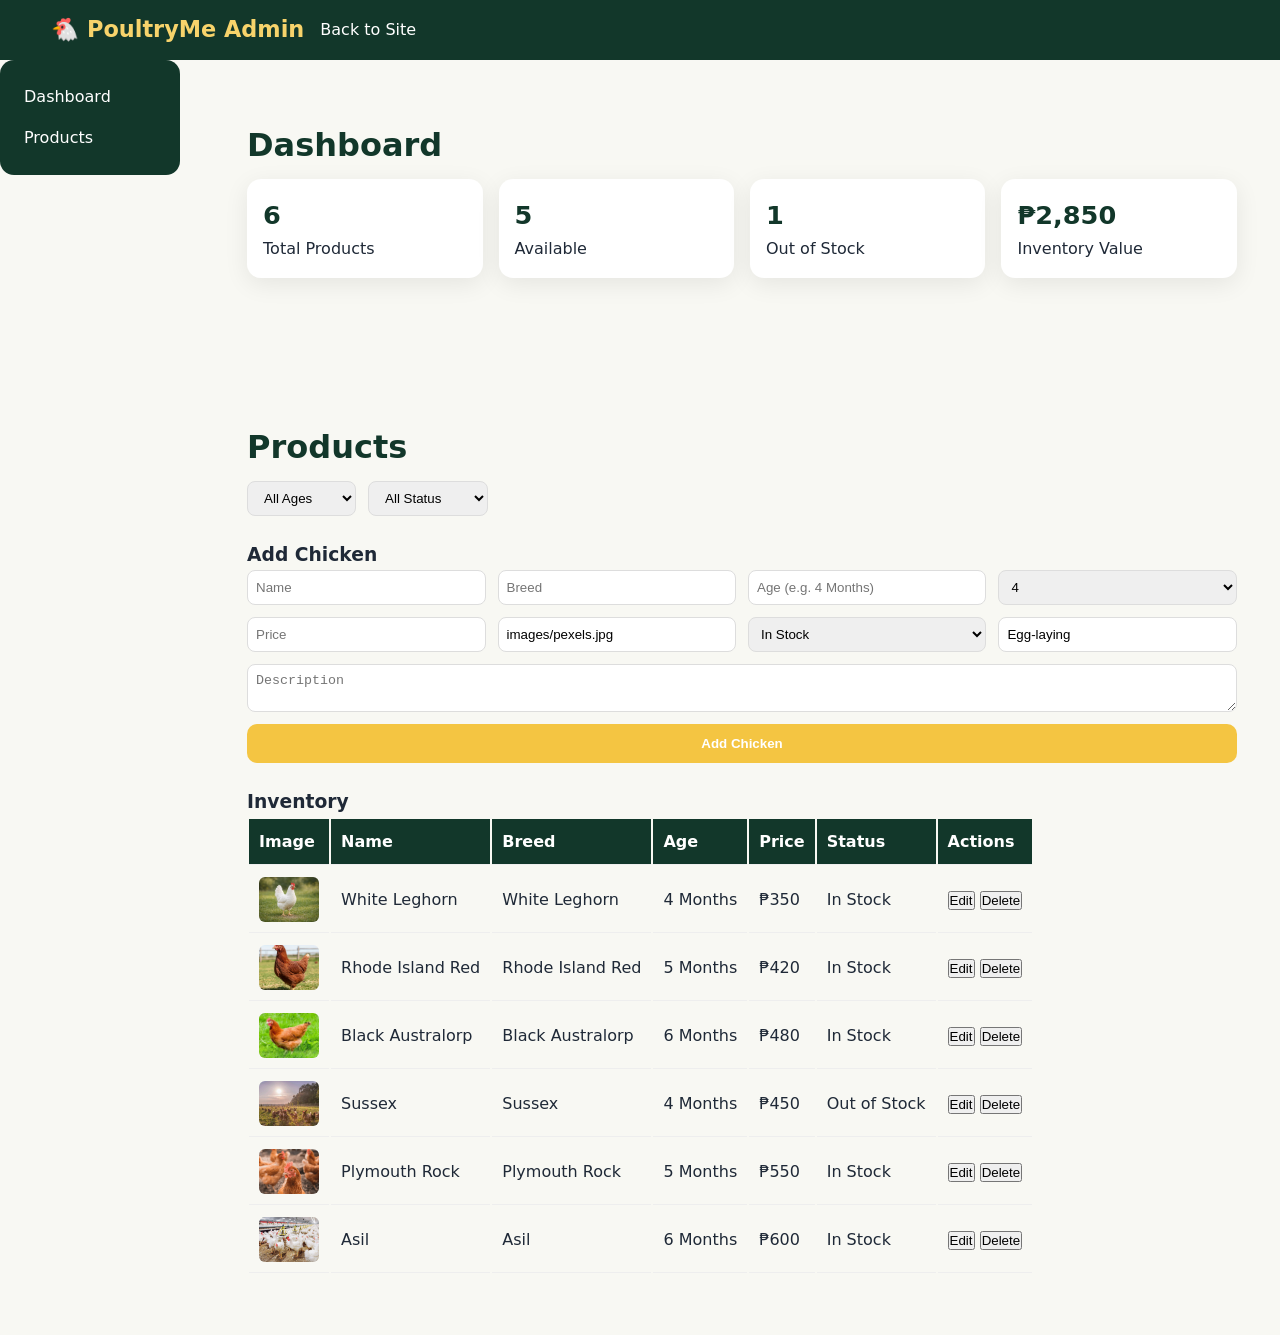
<file: admin.html>
<!DOCTYPE html>
<html lang="en">
<head>
<meta charset="UTF-8">
<meta name="viewport" content="width=device-width,initial-scale=1">
<title>PoultryMe Admin</title>
<link rel="stylesheet" href="style.css">
</head>
<body>
<nav class="navbar"><div class="container nav-inner">
  <div class="logo">🐔 PoultryMe Admin</div>
  <ul class="nav-links"><li><a href="index.html">Back to Site</a></li></ul>
</nav></div>
<div class="admin-layout">
  <aside class="admin-sidebar">
    <a href="#dashboard">Dashboard</a>
    <a href="#products">Products</a>
  </aside>
  <main class="admin-main">
    <section id="dashboard" class="section"><div class="container">
      <h2 class="section-title">Dashboard</h2>
      <div class="admin-cards">
        <div class="admin-card"><h3 id="total-products">0</h3><p>Total Products</p></div>
        <div class="admin-card"><h3 id="available">0</h3><p>Available</p></div>
        <div class="admin-card"><h3 id="outstock">0</h3><p>Out of Stock</p></div>
        <div class="admin-card"><h3 id="inv-value">₱0</h3><p>Inventory Value</p></div>
      </div>
    </section>
    <section id="products" class="section"><div class="container">
      <h2 class="section-title">Products</h2>
      <div class="toolbar">
        <select id="filter-age"><option value="all">All Ages</option><option value="4">4 Months</option><option value="5">5 Months</option><option value="6+">6+ Months</option></select>
        <select id="filter-avail"><option value="all">All Status</option><option value="In Stock">In Stock</option><option value="Out of Stock">Out of Stock</option></select>
      </div>
      <h3>Add Chicken</h3>
      <form id="add-form" class="form-grid">
        <input name="name" placeholder="Name" aria-label="Name" required>
        <input name="breed" placeholder="Breed" aria-label="Breed" required>
        <input name="age" placeholder="Age (e.g. 4 Months)" aria-label="Age" required>
        <select name="ageGroup" aria-label="Age group" required><option value="4">4</option><option value="5">5</option><option value="6+">6+</option></select>
        <input name="price" type="number" placeholder="Price" aria-label="Price" required>
        <input name="image" placeholder="Image path" aria-label="Image path" value="images/pexels.jpg">
        <select name="availability" aria-label="Availability" required><option>In Stock</option><option>Out of Stock</option></select>
        <input name="purpose" placeholder="Purpose" aria-label="Purpose" value="Egg-laying">
        <textarea name="description" placeholder="Description" aria-label="Description" style="grid-column:1/-1"></textarea>
        <button class="btn btn-primary" type="submit" style="grid-column:1/-1">Add Chicken</button>
      </form>
      <h3 style="margin-top:24px">Inventory</h3>
      <table class="admin-table"><thead><tr><th>Image</th><th>Name</th><th>Breed</th><th>Age</th><th>Price</th><th>Status</th><th>Actions</th></tr></thead><tbody id="product-table-body"></tbody></table>
      <p id="empty-state" class="empty-msg" style="display:none">No products match.</p>
    </section>
  </main>
</div>
<script src="common.js"></script>
<script src="admin.js"></script>
</body></html>
</file>
<file: style.css>
:root {
  --green: #12372A;
  --green-light: #1e4d3a;
  --gold: #F4C542;
  --gold-light: #f7d36b;
  --bg: #F8F8F3;
  --card: #ffffff;
  --text: #1f2937;
  --muted: #6b7280;
  --radius: 14px;
  --shadow: 0 6px 24px rgba(0,0,0,0.08);
}
* { box-sizing: border-box; margin: 0; padding: 0; }
body { font-family: 'Segoe UI', system-ui, sans-serif; color: var(--text); background: var(--bg); line-height: 1.6; }
a { color: inherit; text-decoration: none; }
img { max-width: 100%; display: block; }
.container { width: 92%; max-width: 1200px; margin: 0 auto; }
.navbar { background: var(--green); color: #fff; position: sticky; top: 0; z-index: 50; }
.nav-inner { display: flex; align-items: center; gap: 16px; padding: 12px 0; flex-wrap: wrap; }
.logo { font-size: 1.4rem; font-weight: 800; color: var(--gold-light); display: flex; align-items: center; gap: 8px; }
.nav-links { display: flex; gap: 18px; list-style: none; flex-wrap: wrap; }
.nav-links a { color: #fff; font-weight: 500; }
.nav-links a:hover { color: var(--gold-light); }
.search-bar { flex: 1; min-width: 160px; display: flex; }
.search-bar input { width: 100%; padding: 8px 12px; border: none; border-radius: 8px 0 0 8px; }
.search-bar button { padding: 8px 14px; border: none; background: var(--gold); color: #fff; border-radius: 0 8px 8px 0; cursor: pointer; }
.cart-btn { position: relative; background: var(--gold); color: #fff; border: none; padding: 8px 14px; border-radius: 8px; cursor: pointer; font-weight: 600; }
.cart-count { position: absolute; top: -6px; right: -6px; background: #e11d48; color: #fff; font-size: 11px; padding: 2px 6px; border-radius: 999px; }
.hero { position: relative; min-height: 70vh; display: flex; align-items: center; background: linear-gradient(rgba(0,0,0,.45),rgba(0,0,0,.45)), url('images/unsplash.jpg') center/cover no-repeat; color: #fff; border-radius: 0 0 24px 24px; }
.hero-content { padding: 60px 0; max-width: 640px; }
.hero h1 { font-size: clamp(2rem,5vw,3.2rem); margin-bottom: 16px; }
.hero p { margin-bottom: 24px; font-size: 1.1rem; }
.btn { display: inline-block; padding: 12px 24px; border-radius: 10px; font-weight: 600; cursor: pointer; border: none; }
.btn-primary { background: var(--gold); color: #fff; }
.btn-primary:hover { background: var(--gold-light); }
.btn-outline { background: transparent; color: #fff; border: 2px solid #fff; margin-left: 10px; }
.section { padding: 60px 0; }
.section-title { font-size: 2rem; margin-bottom: 8px; color: var(--green); }
.section-sub { color: var(--muted); margin-bottom: 32px; }
.categories { display: grid; grid-template-columns: repeat(auto-fit,minmax(260px,1fr)); gap: 24px; }
.cat-card { background: var(--card); border-radius: var(--radius); overflow: hidden; box-shadow: var(--shadow); }
.cat-card img { height: 180px; width: 100%; object-fit: cover; }
.cat-body { padding: 16px; }
.cat-body h3 { color: var(--green); margin-bottom: 6px; }
.toolbar { display: flex; flex-wrap: wrap; gap: 12px; align-items: center; margin-bottom: 24px; }
.toolbar select, .toolbar input { padding: 8px 12px; border: 1px solid #ddd; border-radius: 8px; }
.product-grid { display: grid; grid-template-columns: repeat(auto-fill,minmax(260px,1fr)); gap: 24px; }
.product-card { background: var(--card); border-radius: var(--radius); overflow: hidden; box-shadow: var(--shadow); display: flex; flex-direction: column; }
.product-card img { height: 200px; width: 100%; object-fit: cover; }
.product-body { padding: 16px; flex: 1; display: flex; flex-direction: column; }
.product-body h3 { color: var(--green); }
.breed { color: var(--muted); font-size: .9rem; }
.price { font-size: 1.2rem; font-weight: 700; color: var(--gold); margin: 8px 0; }
.badge { display: inline-block; padding: 4px 10px; border-radius: 999px; font-size: .75rem; font-weight: 600; }
.badge.in { background: #dcfce7; color: #166534; }
.badge.out { background: #fee2e2; color: #991b1b; }
.product-actions { display: flex; gap: 8px; margin-top: auto; }
.product-actions button { flex: 1; padding: 8px; border: none; border-radius: 8px; cursor: pointer; font-weight: 600; }
.btn-view { background: #e5e7eb; color: var(--text); }
.btn-add { background: var(--green); color: #fff; }
.btn-add:disabled { background: #9ca3af; cursor: not-allowed; }
.empty-msg { text-align: center; padding: 40px; color: var(--muted); grid-column: 1/-1; }
.features { display: grid; grid-template-columns: repeat(auto-fit,minmax(240px,1fr)); gap: 24px; }
.feature-card { background: var(--card); padding: 24px; border-radius: var(--radius); box-shadow: var(--shadow); text-align: center; }
.feature-card .icon { font-size: 2.2rem; margin-bottom: 10px; }
.modal-overlay { position: fixed; inset: 0; background: rgba(0,0,0,.6); display: none; align-items: center; justify-content: center; z-index: 100; padding: 20px; }
.modal-overlay.open { display: flex; }
.modal { background: #fff; border-radius: var(--radius); max-width: 520px; width: 100%; padding: 24px; position: relative; max-height: 90vh; overflow: auto; }
.modal img { border-radius: 10px; margin-bottom: 16px; }
.modal-close { position: absolute; top: 12px; right: 12px; background: #eee; border: none; width: 32px; height: 32px; border-radius: 50%; cursor: pointer; font-size: 1.1rem; }
.cart-panel { position: fixed; right: -420px; top: 0; width: 380px; max-width: 90vw; height: 100vh; background: #fff; box-shadow: -4px 0 24px rgba(0,0,0,.2); transition: right .3s; z-index: 90; display: flex; flex-direction: column; }
.cart-panel.open { right: 0; }
.cart-header { padding: 16px; background: var(--green); color: #fff; display: flex; justify-content: space-between; align-items: center; }
.cart-items { flex: 1; overflow: auto; padding: 16px; }
.cart-item { border-bottom: 1px solid #eee; padding: 12px 0; }
.cart-item h4 { color: var(--green); }
.cart-item .row { display: flex; justify-content: space-between; align-items: center; margin-top: 6px; }
.qty-input { width: 60px; padding: 4px; }
.cart-footer { padding: 16px; border-top: 1px solid #eee; }
.contact-form input, .contact-form textarea { width: 100%; padding: 10px; margin-bottom: 12px; border: 1px solid #ddd; border-radius: 8px; }
footer { background: var(--green); color: #fff; padding: 40px 0 20px; margin-top: 40px; }
.footer-grid { display: grid; grid-template-columns: repeat(auto-fit,minmax(200px,1fr)); gap: 24px; }
footer a { color: #ddd; }
footer a:hover { color: var(--gold-light); }
.copyright { text-align: center; margin-top: 24px; border-top: 1px solid rgba(255,255,255,.2); padding-top: 12px; color: #ccc; }
@media (max-width: 768px) {
  .nav-inner { flex-direction: column; align-items: stretch; }
  .search-bar { width: 100%; }
  .hero { min-height: 50vh; }
}
.admin-layout { display: flex; gap: 24px; }
.admin-sidebar { width: 180px; background: var(--green); color: #fff; padding: 16px; border-radius: var(--radius); height: fit-content; }
.admin-sidebar a { display: block; color: #fff; padding: 8px; border-radius: 8px; }
.admin-sidebar a:hover { background: var(--green-light); }
.admin-main { flex: 1; }
@media (max-width: 768px) { .admin-layout { flex-direction: column; } .admin-sidebar { width: 100%; } }
.admin-table th, .admin-table td { padding: 10px; border-bottom: 1px solid #eee; text-align: left; }
.admin-table th { background: var(--green); color: #fff; }
.admin-cards { display: grid; grid-template-columns: repeat(auto-fit,minmax(180px,1fr)); gap: 16px; margin-bottom: 24px; }
.admin-card { background: var(--card); padding: 16px; border-radius: var(--radius); box-shadow: var(--shadow); }
.admin-card h3 { font-size: 1.6rem; color: var(--green); }
.form-grid { display: grid; grid-template-columns: repeat(auto-fit,minmax(200px,1fr)); gap: 12px; }
.form-grid input, .form-grid select, .form-grid textarea { padding: 8px; border: 1px solid #ddd; border-radius: 8px; width: 100%; }
</file>
